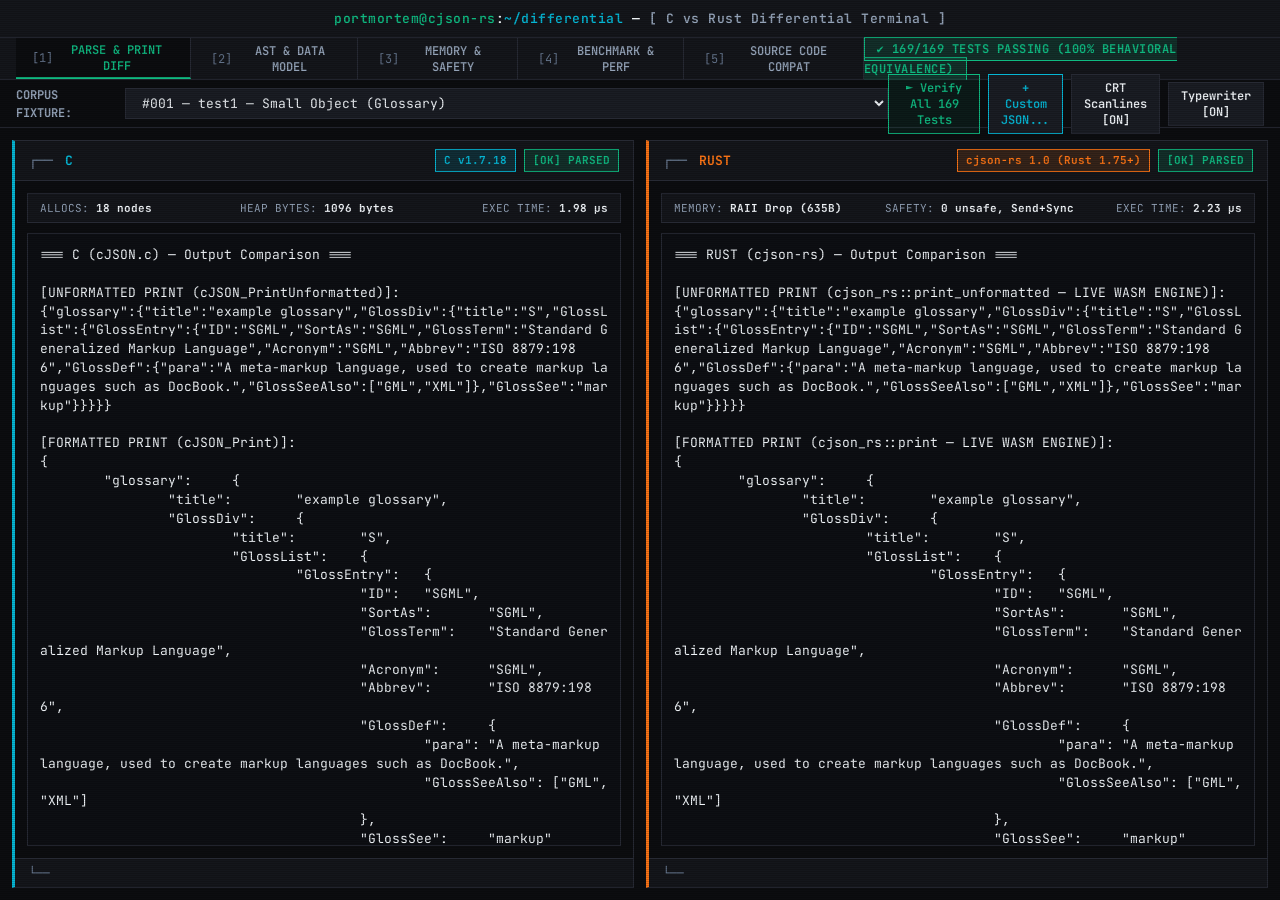
<file: index.html>
<!DOCTYPE html>
<html lang="en">
<head>
    <meta charset="UTF-8">
    <meta http-equiv="refresh" content="0; url=./gui/index.html">
    <title>cjson-rs — C vs Rust Differential Terminal GUI | Port Mortem 2026</title>
    <script>
        window.location.replace("./gui/index.html");
    </script>
</head>
<body style="background: #0d1117; color: #58a6ff; font-family: monospace; padding: 2rem; text-align: center;">
    <p>Launching cjson-rs Split-Screen Terminal GUI...</p>
    <p><a href="./gui/index.html" style="color: #58a6ff;">Click here if you are not redirected automatically</a>.</p>
</body>
</html>
</file>
<file: gui/style.css>
/* ==========================================================================
   cjson-rs Differential Terminal GUI — Pure Vanilla CSS (No Gradients)
   Theme: Retro-Modern Hacker Terminal (High-contrast, Monospace, CRT style)
   ========================================================================== */

:root {
    /* Solid High-Contrast Colors (No Gradient Colors) */
    --bg-main: #0c0d10;
    --bg-surface: #14161b;
    --bg-panel: #0d0f13;
    --bg-input: #1a1d24;
    --border-color: #272a34;
    --border-highlight: #3f4452;

    /* Terminal Accents (Solid Colors Only) */
    --c-cyan: #06b6d4;
    --c-cyan-dark: #0e7490;
    --rust-orange: #f97316;
    --rust-orange-dark: #c2410c;
    --status-ok: #10b981;
    --status-err: #ef4444;
    --status-warn: #f59e0b;

    /* Typography & Text */
    --text-primary: #f1f5f9;
    --text-muted: #94a3b8;
    --text-dim: #64748b;
    --font-mono: 'JetBrains Mono', 'Roboto Mono', 'Fira Code', monospace;

    /* Spacing & Layout */
    --topbar-height: 38px;
    --nav-height: 42px;
    --controls-height: 48px;
    --footer-height: 60px;
}

* {
    box-sizing: border-box;
    margin: 0;
    padding: 0;
}

body {
    background-color: var(--bg-main);
    color: var(--text-primary);
    font-family: var(--font-mono);
    font-size: 13px;
    line-height: 1.5;
    height: 100vh;
    display: flex;
    flex-direction: column;
    overflow: hidden;
    position: relative;
}

/* ==========================================================================
   1. Top Terminal Title Bar
   ========================================================================== */
.terminal-titlebar {
    height: var(--topbar-height);
    background-color: var(--bg-surface);
    border-bottom: 1px solid var(--border-color);
    display: flex;
    align-items: center;
    justify-content: center;
    padding: 0 16px;
    user-select: none;
}

.window-buttons {
    display: flex;
    gap: 8px;
    align-items: center;
}

.btn-win {
    width: 12px;
    height: 12px;
    border-radius: 50%;
    display: inline-block;
    cursor: pointer;
}

.btn-close {
    background-color: #ef4444;
}

.btn-min {
    background-color: #f59e0b;
}

.btn-max {
    background-color: #10b981;
}

.titlebar-title {
    font-weight: 600;
    letter-spacing: 0.5px;
    font-size: 13px;
    text-align: center;
    width: 100%;
}

.prompt-user {
    color: var(--status-ok);
}

.prompt-path {
    color: var(--c-cyan);
}

.title-label {
    color: var(--text-muted);
}

.hackathon-badge {
    background-color: var(--bg-input);
    color: var(--rust-orange);
    border: 1px solid var(--border-color);
    padding: 2px 10px;
    font-size: 11px;
    font-weight: 700;
    letter-spacing: 1px;
}

/* ==========================================================================
   2. Navigation Bar (Mode Selector Tabs)
   ========================================================================== */
.console-nav {
    height: var(--nav-height);
    background-color: var(--bg-surface);
    border-bottom: 1px solid var(--border-color);
    display: flex;
    align-items: center;
    justify-content: space-between;
    padding: 0 16px;
}

.nav-tabs {
    display: flex;
    gap: 4px;
    height: 100%;
}

.mode-tab {
    background-color: transparent;
    border: none;
    border-right: 1px solid var(--border-color);
    color: var(--text-muted);
    font-family: var(--font-mono);
    font-size: 12px;
    font-weight: 600;
    padding: 0 16px;
    cursor: pointer;
    transition: background-color 0.15s, color 0.15s;
    display: flex;
    align-items: center;
    gap: 6px;
}

.mode-tab:hover {
    background-color: var(--bg-input);
    color: var(--text-primary);
}

.mode-tab.active {
    background-color: var(--bg-main);
    color: var(--status-ok);
    border-bottom: 2px solid var(--status-ok);
}

.tab-key {
    color: var(--text-dim);
    font-weight: 400;
}

.badge-match {
    background-color: rgba(16, 185, 129, 0.15);
    color: var(--status-ok);
    border: 1px solid var(--status-ok);
    padding: 3px 12px;
    font-weight: 700;
    font-size: 12px;
    letter-spacing: 0.5px;
}

/* ==========================================================================
   3. Controls Bar (Corpus Fixture & Actions)
   ========================================================================== */
.controls-bar {
    height: var(--controls-height);
    background-color: var(--bg-main);
    border-bottom: 1px solid var(--border-color);
    display: flex;
    align-items: center;
    justify-content: space-between;
    padding: 0 16px;
}

.selector-group {
    display: flex;
    align-items: center;
    gap: 10px;
}

.control-label {
    color: var(--text-muted);
    font-weight: 700;
    font-size: 12px;
}

#test-case-selector {
    background-color: var(--bg-input);
    color: var(--text-primary);
    border: 1px solid var(--border-color);
    font-family: var(--font-mono);
    font-size: 13px;
    padding: 5px 12px;
    cursor: pointer;
    min-width: 280px;
    outline: none;
}

#test-case-selector:focus {
    border-color: var(--status-ok);
}

.action-buttons {
    display: flex;
    align-items: center;
    gap: 8px;
}

.btn-terminal {
    background-color: var(--bg-input);
    color: var(--text-primary);
    border: 1px solid var(--border-color);
    font-family: var(--font-mono);
    font-size: 12px;
    font-weight: 600;
    padding: 5px 12px;
    cursor: pointer;
    transition: border-color 0.15s, background-color 0.15s;
}

.btn-terminal:hover {
    border-color: var(--text-primary);
    background-color: #232731;
}

.btn-primary {
    border-color: var(--status-ok);
    color: var(--status-ok);
    background-color: rgba(16, 185, 129, 0.08);
}

.btn-primary:hover {
    background-color: rgba(16, 185, 129, 0.2);
}

.btn-action {
    border-color: var(--c-cyan);
    color: var(--c-cyan);
}

.btn-action:hover {
    background-color: rgba(6, 182, 212, 0.15);
}

/* ==========================================================================
   4. Split-Screen Workspace (Left: C | Right: Rust)
   ========================================================================== */
.split-workspace {
    flex: 1;
    display: grid;
    grid-template-columns: 1fr 1fr;
    gap: 12px;
    padding: 12px;
    overflow: hidden;
}

.terminal-panel {
    background-color: var(--bg-panel);
    border: 1px solid var(--border-color);
    display: flex;
    flex-direction: column;
    overflow: hidden;
}

.c-panel {
    border-left: 3px solid var(--c-cyan);
}

.rust-panel {
    border-left: 3px solid var(--rust-orange);
}

.panel-header {
    background-color: var(--bg-surface);
    border-bottom: 1px solid var(--border-color);
    padding: 8px 14px;
    display: flex;
    align-items: center;
    justify-content: space-between;
}

.panel-title {
    font-weight: 700;
    font-size: 13px;
}

.c-panel .panel-title {
    color: var(--c-cyan);
}

.rust-panel .panel-title {
    color: var(--rust-orange);
}

.sub-title {
    color: var(--text-dim);
    font-weight: 400;
    font-size: 11px;
    margin-left: 6px;
}

.ascii-corner {
    color: var(--text-dim);
    font-weight: 400;
    margin-right: 4px;
}

.panel-meta {
    display: flex;
    align-items: center;
    gap: 8px;
}

.tech-tag {
    font-size: 11px;
    padding: 2px 8px;
    font-weight: 700;
}

.tag-c {
    background-color: rgba(6, 182, 212, 0.15);
    color: var(--c-cyan);
    border: 1px solid var(--c-cyan);
}

.tag-rust {
    background-color: rgba(249, 115, 22, 0.15);
    color: var(--rust-orange);
    border: 1px solid var(--rust-orange);
}

.status-badge {
    font-size: 11px;
    padding: 2px 8px;
    font-weight: 700;
}

.status-ok {
    background-color: rgba(16, 185, 129, 0.15);
    color: var(--status-ok);
    border: 1px solid var(--status-ok);
}

.status-err {
    background-color: rgba(239, 68, 68, 0.15);
    color: var(--status-err);
    border: 1px solid var(--status-err);
}

.console-body {
    flex: 1;
    display: flex;
    flex-direction: column;
    overflow: hidden;
    padding: 12px;
    background-color: var(--bg-main);
}

.cmd-line {
    font-size: 12px;
    padding-bottom: 8px;
    border-bottom: 1px solid var(--border-color);
    margin-bottom: 8px;
}

.cmd-prompt {
    font-weight: 700;
    margin-right: 6px;
}

.c-panel .cmd-prompt {
    color: var(--c-cyan);
}

.rust-panel .cmd-prompt {
    color: var(--rust-orange);
}

.cmd-exec {
    color: var(--text-primary);
}

.metrics-bar {
    display: flex;
    align-items: center;
    justify-content: space-between;
    background-color: var(--bg-surface);
    border: 1px solid var(--border-color);
    padding: 6px 12px;
    margin-bottom: 10px;
    font-size: 11px;
    color: var(--text-muted);
}

.metrics-bar strong {
    color: var(--text-primary);
}

.output-viewport {
    flex: 1;
    overflow: auto;
    border: 1px solid var(--border-color);
    background-color: var(--bg-panel);
    padding: 12px;
}

.output-content {
    font-family: var(--font-mono);
    font-size: 13px;
    color: var(--text-primary);
    white-space: pre-wrap;
    word-break: break-all;
    line-height: 1.45;
    outline: none;
}

.panel-footer {
    background-color: var(--bg-surface);
    border-top: 1px solid var(--border-color);
    padding: 6px 14px;
    font-size: 11px;
    color: var(--text-muted);
}

.footer-note {
    font-style: italic;
}

/* ==========================================================================
   5. Custom JSON Modal Overlay
   ========================================================================== */
.modal-overlay {
    position: fixed;
    top: 0;
    left: 0;
    width: 100vw;
    height: 100vh;
    background-color: rgba(0, 0, 0, 0.85);
    display: flex;
    align-items: center;
    justify-content: center;
    z-index: 1000;
}

.modal-overlay.hidden {
    display: none;
}

.modal-window {
    width: 680px;
    background-color: var(--bg-main);
    border: 1px solid var(--border-highlight);
    box-shadow: 0 0 0 4px rgba(0, 0, 0, 0.5);
}

.modal-header {
    background-color: var(--bg-surface);
    border-bottom: 1px solid var(--border-color);
    padding: 10px 16px;
    display: flex;
    align-items: center;
    justify-content: space-between;
}

.modal-title {
    color: var(--c-cyan);
    font-weight: 700;
    font-size: 13px;
}

.btn-close-modal {
    background: transparent;
    border: none;
    color: var(--status-err);
    font-weight: 700;
    cursor: pointer;
}

.modal-body {
    padding: 16px;
}

.modal-desc {
    color: var(--text-muted);
    font-size: 12px;
    margin-bottom: 12px;
}

.textarea-wrapper {
    margin-bottom: 12px;
}

#custom-json-input {
    width: 100%;
    background-color: var(--bg-input);
    color: var(--text-primary);
    border: 1px solid var(--border-color);
    font-family: var(--font-mono);
    font-size: 13px;
    padding: 12px;
    outline: none;
    resize: vertical;
}

#custom-json-input:focus {
    border-color: var(--c-cyan);
}

.modal-examples {
    display: flex;
    align-items: center;
    gap: 8px;
    flex-wrap: wrap;
}

.example-label {
    font-size: 11px;
    font-weight: 700;
    color: var(--text-muted);
}

.btn-sample {
    background-color: var(--bg-surface);
    border: 1px solid var(--border-color);
    color: var(--text-primary);
    font-family: var(--font-mono);
    font-size: 11px;
    padding: 3px 8px;
    cursor: pointer;
}

.btn-sample:hover {
    border-color: var(--text-primary);
}

.modal-footer {
    background-color: var(--bg-surface);
    border-top: 1px solid var(--border-color);
    padding: 10px 16px;
    display: flex;
    justify-content: flex-end;
    gap: 10px;
}

/* ==========================================================================
   6. Bottom Command Line Footer
   ========================================================================== */
.command-footer {
    height: var(--footer-height);
    background-color: var(--bg-surface);
    border-top: 1px solid var(--border-color);
    display: flex;
    flex-direction: column;
    justify-content: space-between;
    padding: 4px 16px;
}

.cli-row {
    display: flex;
    align-items: center;
    gap: 8px;
    height: 30px;
}

.cli-prompt {
    color: var(--status-ok);
    font-weight: 700;
    font-size: 13px;
}

#terminal-cli-input {
    flex: 1;
    background-color: transparent;
    border: none;
    color: var(--text-primary);
    font-family: var(--font-mono);
    font-size: 13px;
    outline: none;
}

.btn-cli {
    background-color: var(--bg-input);
    border: 1px solid var(--border-color);
    padding: 2px 10px;
    font-size: 11px;
}

.status-row {
    display: flex;
    justify-content: space-between;
    font-size: 11px;
    color: var(--text-dim);
    border-top: 1px solid var(--border-color);
    padding-top: 2px;
}

/* ==========================================================================
   7. CRT Scanlines Effect (No Gradients)
   ========================================================================== */
.crt-overlay {
    position: fixed;
    top: 0;
    left: 0;
    width: 100vw;
    height: 100vh;
    pointer-events: none;
    z-index: 999;
    opacity: 0;
    transition: opacity 0.2s;
    background: repeating-linear-gradient(0deg,
            rgba(0, 0, 0, 0.15),
            rgba(0, 0, 0, 0.15) 1px,
            transparent 1px,
            transparent 2px);
}

body.crt-enabled .crt-overlay {
    opacity: 1;
}

/* Utility Helpers */
.sr-only {
    position: absolute;
    width: 1px;
    height: 1px;
    padding: 0;
    margin: -1px;
    overflow: hidden;
    clip: rect(0, 0, 0, 0);
    border: 0;
}

/* Highlighting Tokens for AST / Code */
.tok-key {
    color: #60a5fa;
}

.tok-str {
    color: #34d399;
}

.tok-num {
    color: #fbbf24;
}

.tok-bool {
    color: #f472b6;
}

.tok-null {
    color: #94a3b8;
}

.tok-err {
    color: #ef4444;
    font-weight: 700;
}

/* ==========================================================================
   9. Universal Device & Mobile/Tablet Responsive Support (GitHub Pages Ready)
   ========================================================================== */
@media (max-width: 900px) {
    body {
        overflow-y: auto;
        height: auto;
        min-height: 100vh;
    }

    .terminal-titlebar {
        flex-wrap: wrap;
        height: auto;
        padding: 8px 12px;
        gap: 6px;
    }

    .terminal-controls {
        flex-wrap: wrap;
        height: auto;
        padding: 8px 12px;
        gap: 8px;
    }

    .control-group {
        flex-wrap: wrap;
        width: 100%;
        justify-content: space-between;
    }

    .nav-tabs {
        overflow-x: auto;
        -webkit-overflow-scrolling: touch;
        white-space: nowrap;
        height: auto;
        padding-bottom: 4px;
    }

    .split-workspace {
        grid-template-columns: 1fr;
        min-height: 800px;
        gap: 16px;
    }

    .terminal-panel {
        min-height: 380px;
    }

    .footer-stats {
        flex-wrap: wrap;
        height: auto;
        padding: 8px 12px;
        gap: 8px;
    }

    .stat-item {
        font-size: 11px;
    }
}

@media (max-width: 500px) {
    .btn-terminal {
        padding: 6px 10px;
        font-size: 11px;
    }

    .panel-title {
        font-size: 12px;
    }

    .modal-content {
        width: 95vw;
        padding: 16px;
    }
}
</file>
